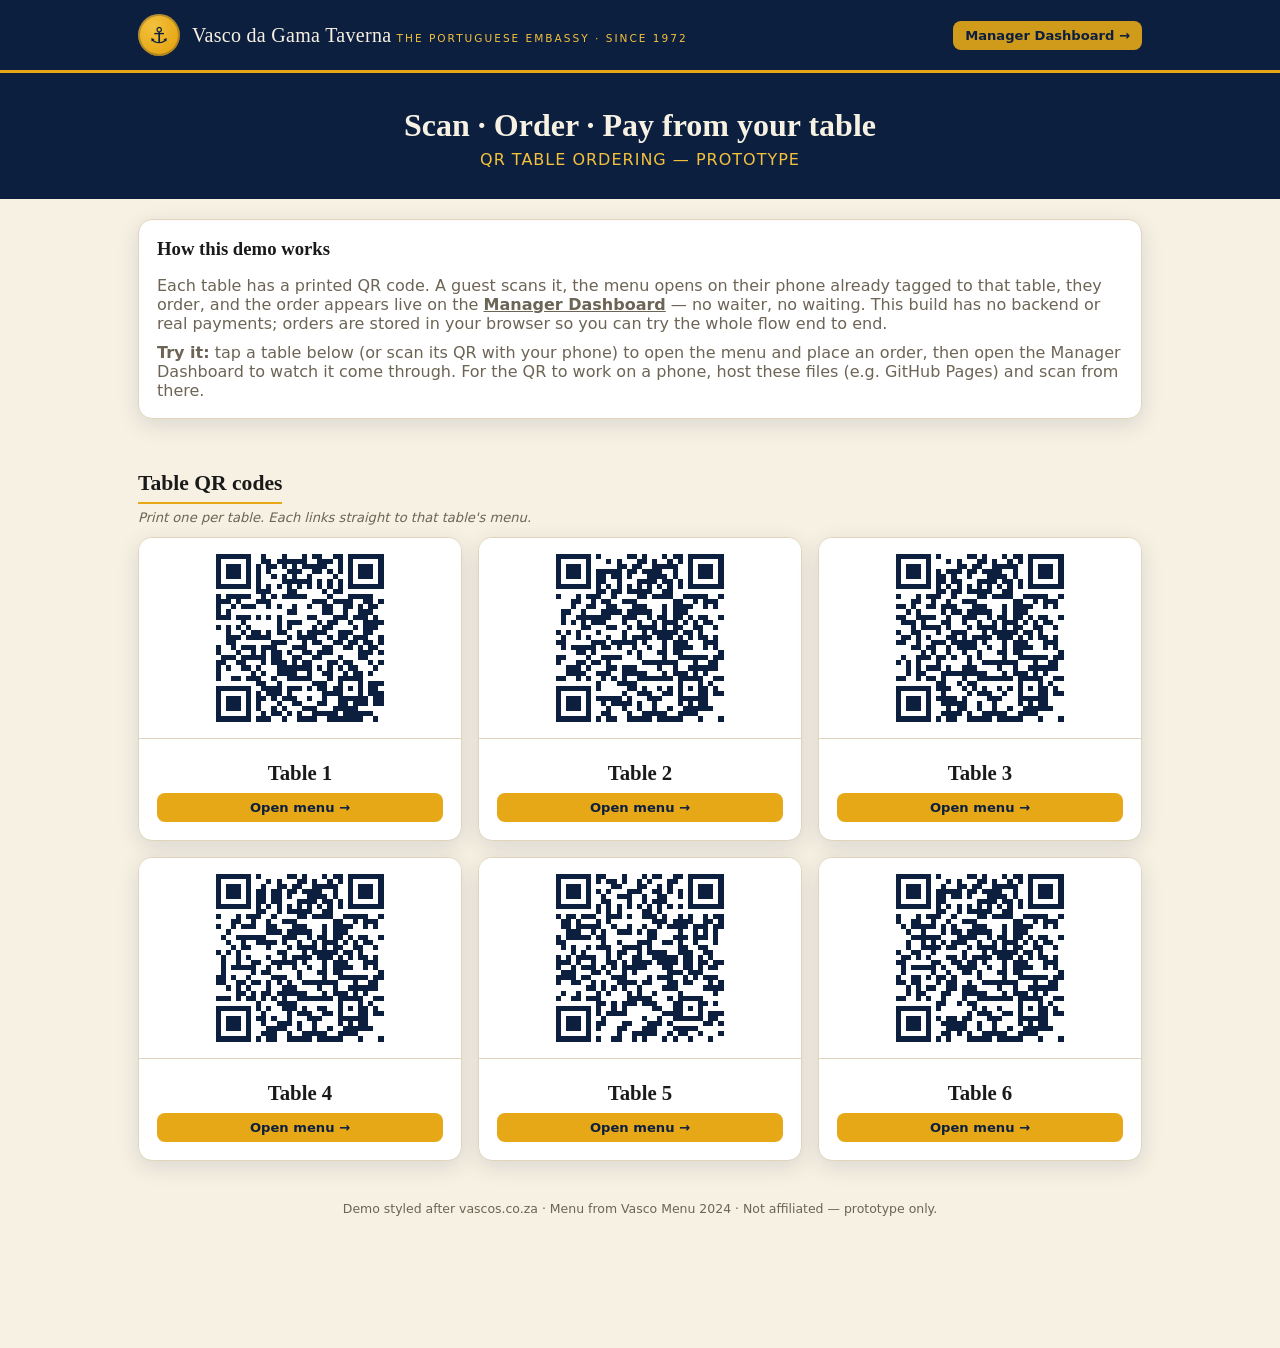
<file: index.html>
<!DOCTYPE html>
<html lang="en">
<head>
  <meta charset="UTF-8" />
  <meta name="viewport" content="width=device-width, initial-scale=1.0" />
  <title>Vasco da Gama Taverna — Table Ordering</title>
  <link rel="icon" href="data:image/svg+xml,%3Csvg xmlns='http://www.w3.org/2000/svg' viewBox='0 0 32 32'%3E%3Ccircle cx='16' cy='16' r='15' fill='%23e6a817'/%3E%3Ctext x='16' y='23' font-size='18' text-anchor='middle'%3E%E2%9A%93%3C/text%3E%3C/svg%3E" />
  <link rel="stylesheet" href="assets/css/styles.css?v=5" />
</head>
<body>
  <header class="topbar">
    <div class="topbar-inner">
      <a class="brand" href="index.html">
        <span class="crest">⚓</span>
        <span>
          <span class="brand-name">Vasco da Gama Taverna</span>
          <span class="brand-sub">The Portuguese Embassy · Since 1972</span>
        </span>
      </a>
      <div class="topbar-meta">
        <a class="btn btn-gold btn-sm" href="manager.html">Manager Dashboard →</a>
      </div>
    </div>
  </header>

  <section class="hero">
    <h1>Scan · Order · Pay from your table</h1>
    <p>QR TABLE ORDERING — PROTOTYPE</p>
  </section>

  <main class="wrap">
    <div class="card" style="margin-bottom:26px;">
      <div class="card-body">
        <h3>How this demo works</h3>
        <p class="muted" style="margin-bottom:10px;">
          Each table has a printed QR code. A guest scans it, the menu opens on their
          phone already tagged to that table, they order, and the order appears live on
          the <a href="manager.html"><strong>Manager Dashboard</strong></a> — no waiter, no waiting.
          This build has no backend or real payments; orders are stored in your browser so
          you can try the whole flow end to end.
        </p>
        <p class="muted" style="margin:0;">
          <strong>Try it:</strong> tap a table below (or scan its QR with your phone) to open the
          menu and place an order, then open the Manager Dashboard to watch it come through.
          For the QR to work on a phone, host these files (e.g. GitHub Pages) and scan from there.
        </p>
      </div>
    </div>

    <h2 class="cat-title">Table QR codes</h2>
    <p class="cat-note">Print one per table. Each links straight to that table's menu.</p>
    <div class="cards" id="tableCards"></div>

    <p class="footer-note">
      Demo styled after vascos.co.za · Menu from Vasco Menu 2024 · Not affiliated — prototype only.
    </p>
  </main>

  <script src="assets/js/qrcode.min.js?v=5"></script>
  <script>
    // Build the absolute URL to order.html so scanned QRs resolve correctly.
    const base = location.href.replace(/index\.html.*$/, "").replace(/\/$/, "");
    const orderUrl = (t) => `${base}/order.html?table=${t}`;
    const TABLES = [1, 2, 3, 4, 5, 6];

    const grid = document.getElementById("tableCards");
    TABLES.forEach((t) => {
      const card = document.createElement("div");
      card.className = "card qr-card";
      card.innerHTML = `
        <div class="qr-box" id="qr-${t}"></div>
        <div class="card-body">
          <div class="tnum">Table ${t}</div>
          <a class="btn btn-gold btn-sm" style="margin-top:8px;width:100%;" href="${orderUrl(t)}">Open menu →</a>
        </div>`;
      grid.appendChild(card);
      new QRCode(card.querySelector(`#qr-${t}`), {
        text: orderUrl(t),
        width: 168,
        height: 168,
        colorDark: "#0c1f3f",
        colorLight: "#ffffff",
        correctLevel: QRCode.CorrectLevel.M
      });
    });
  </script>
</body>
</html>
</file>
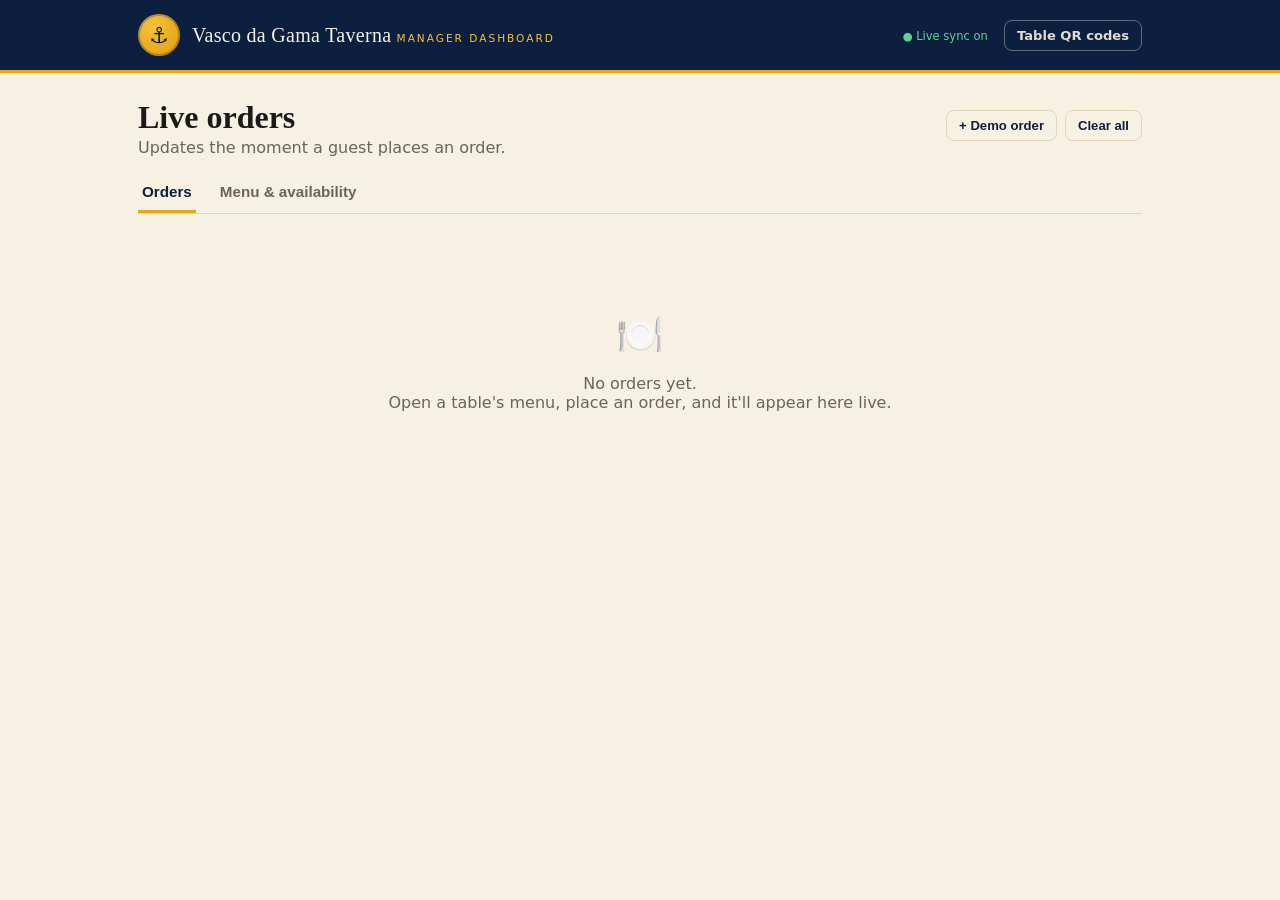
<file: manager.html>
<!DOCTYPE html>
<html lang="en">
<head>
  <meta charset="UTF-8" />
  <meta name="viewport" content="width=device-width, initial-scale=1.0" />
  <title>Manager · Vasco da Gama Taverna</title>
  <link rel="icon" href="data:image/svg+xml,%3Csvg xmlns='http://www.w3.org/2000/svg' viewBox='0 0 32 32'%3E%3Ccircle cx='16' cy='16' r='15' fill='%23e6a817'/%3E%3Ctext x='16' y='23' font-size='18' text-anchor='middle'%3E%E2%9A%93%3C/text%3E%3C/svg%3E" />
  <link rel="stylesheet" href="assets/css/styles.css?v=5" />
</head>
<body>
  <header class="topbar">
    <div class="topbar-inner">
      <a class="brand" href="index.html">
        <span class="crest">⚓</span>
        <span>
          <span class="brand-name">Vasco da Gama Taverna</span>
          <span class="brand-sub">Manager Dashboard</span>
        </span>
      </a>
      <div class="topbar-meta">
        <span id="syncStatus" style="font-size:0.72rem;margin-right:12px;"></span>
        <a class="btn btn-ghost btn-sm" style="color:var(--cream);border-color:rgba(247,241,227,.4)" href="index.html">Table QR codes</a>
      </div>
    </div>
  </header>

  <main class="wrap">
    <div class="dash-head">
      <div>
        <h1 style="margin:6px 0 2px;">Live orders</h1>
        <p class="muted" style="margin:0;">Updates the moment a guest places an order.</p>
      </div>
      <div style="display:flex;gap:8px;">
        <button class="btn btn-ghost btn-sm" id="seedBtn">+ Demo order</button>
        <button class="btn btn-ghost btn-sm" id="clearBtn">Clear all</button>
      </div>
    </div>

    <div class="tabs">
      <button class="tab active" data-tab="orders">Orders <span id="openCountBadge" class="count" style="background:var(--gold);color:var(--navy);"></span></button>
      <button class="tab" data-tab="menu">Menu &amp; availability</button>
    </div>

    <section id="tab-orders">
      <div id="billsAlerts"></div>
      <div class="orders-grid" id="ordersGrid"></div>
      <div class="empty-state" id="ordersEmpty" hidden>
        <div class="big">🍽️</div>
        <p>No orders yet.<br>Open a table's menu, place an order, and it'll appear here live.</p>
      </div>
    </section>

    <section id="tab-menu" hidden>
      <p class="muted">Flip an item off to mark it <strong>sold out</strong> — it instantly greys out on the customer menu.</p>
      <div id="menuManage"></div>
    </section>
  </main>

  <script src="assets/js/config.js?v=5"></script>
  <script src="assets/js/menu-data.js?v=5"></script>
  <script src="assets/js/store.js?v=5"></script>
  <script src="assets/js/manager.js?v=5"></script>
</body>
</html>
</file>
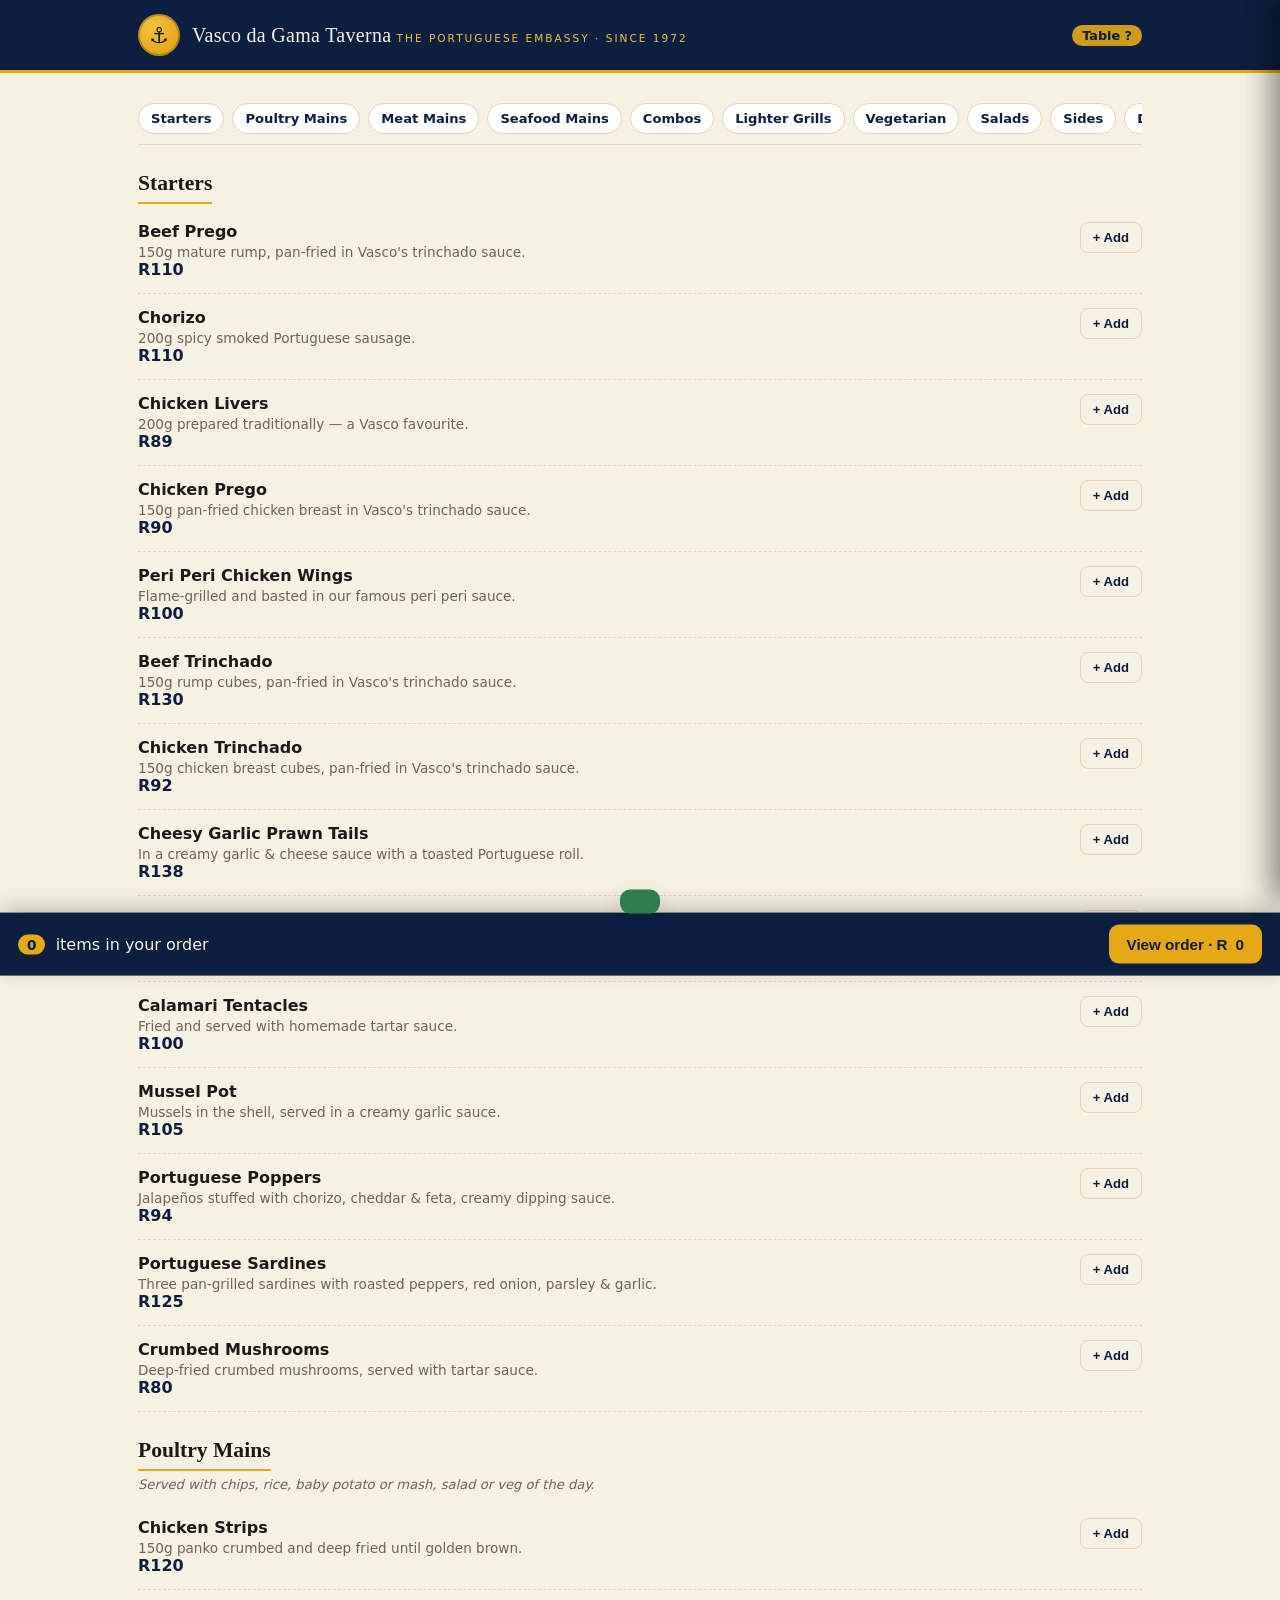
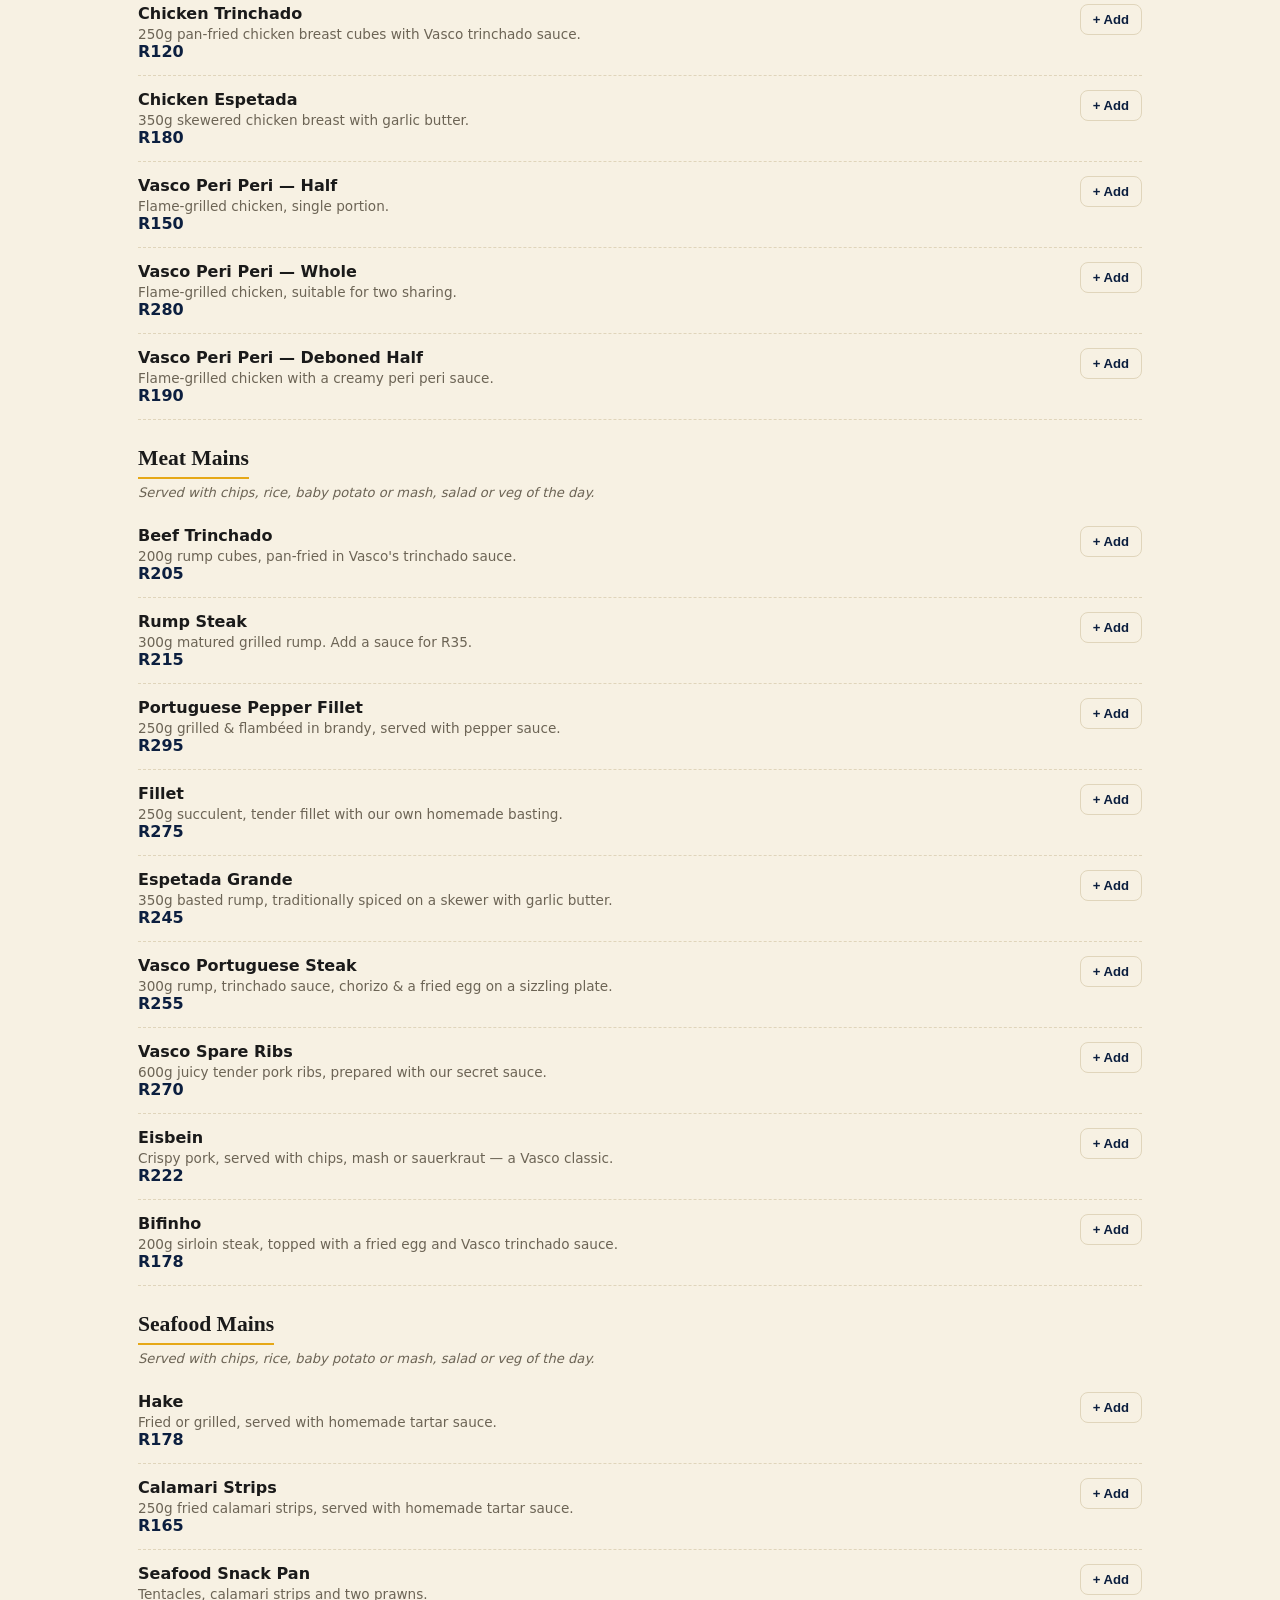
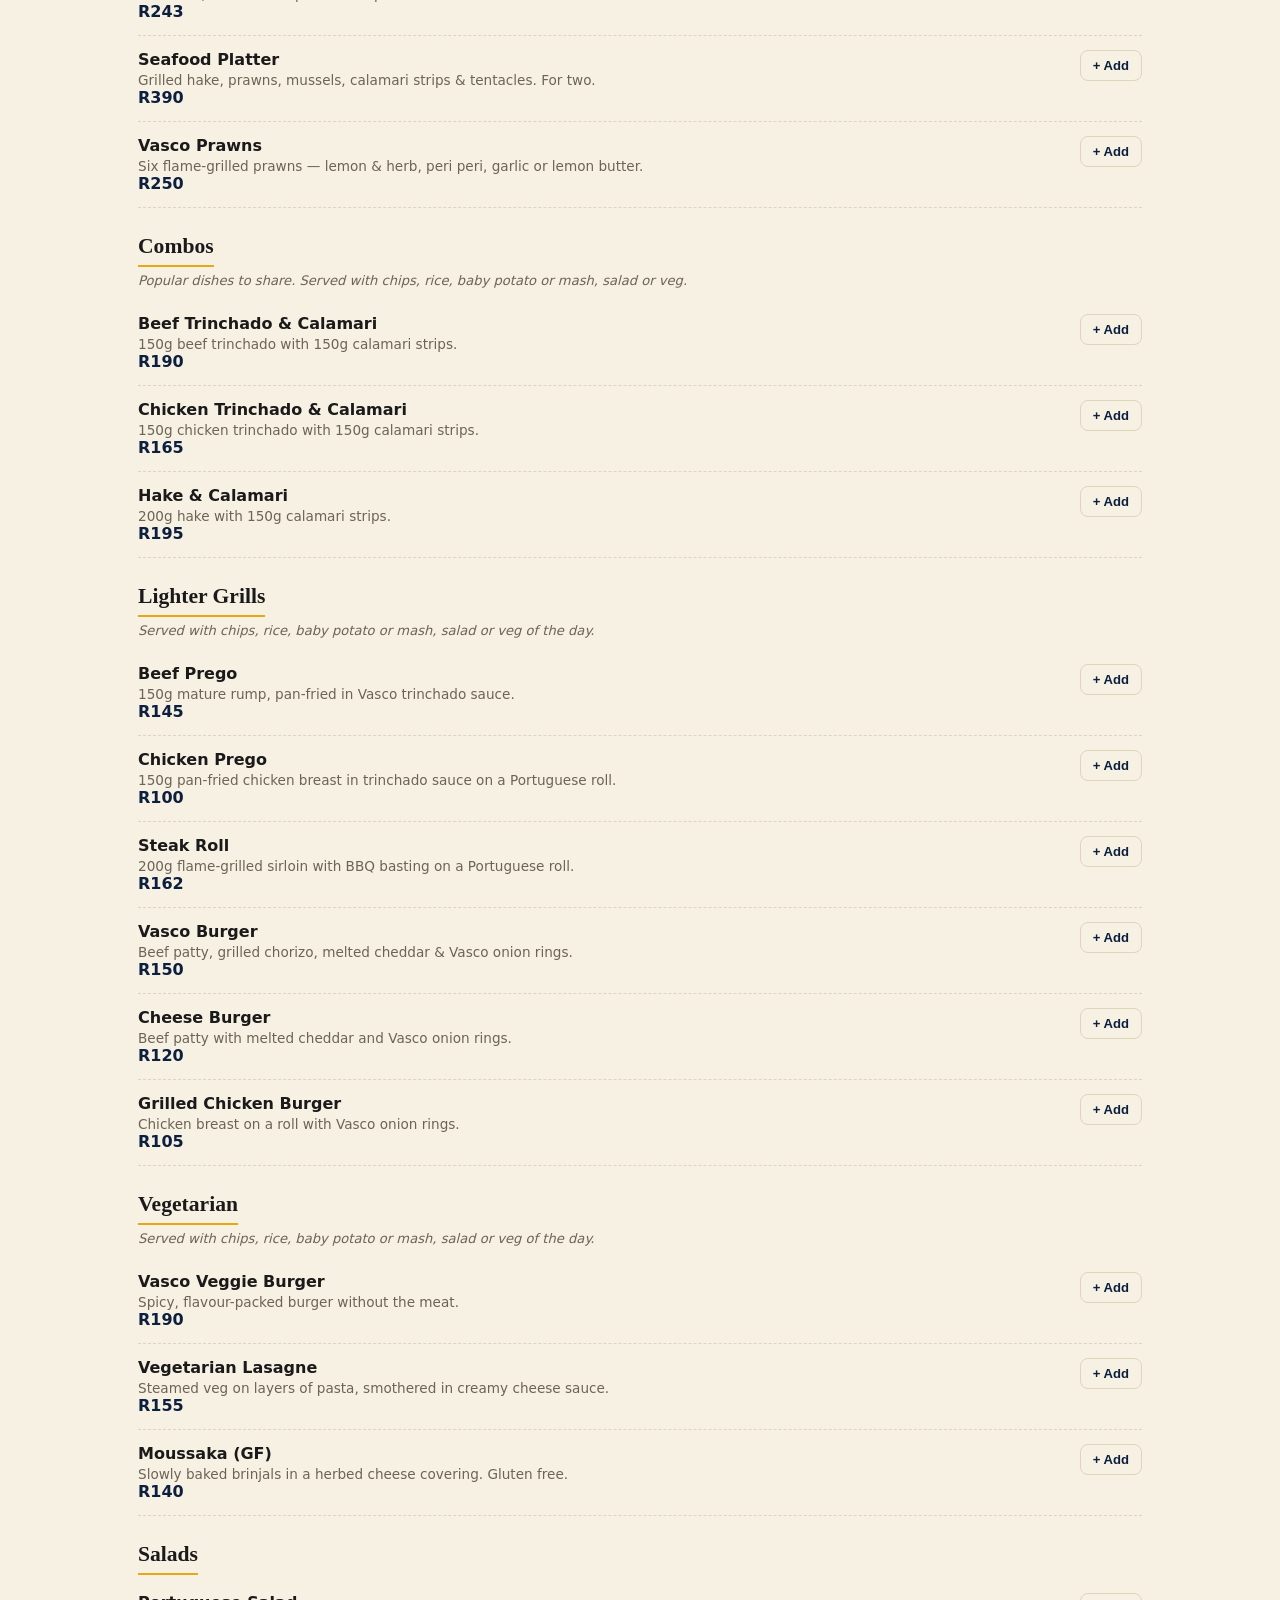
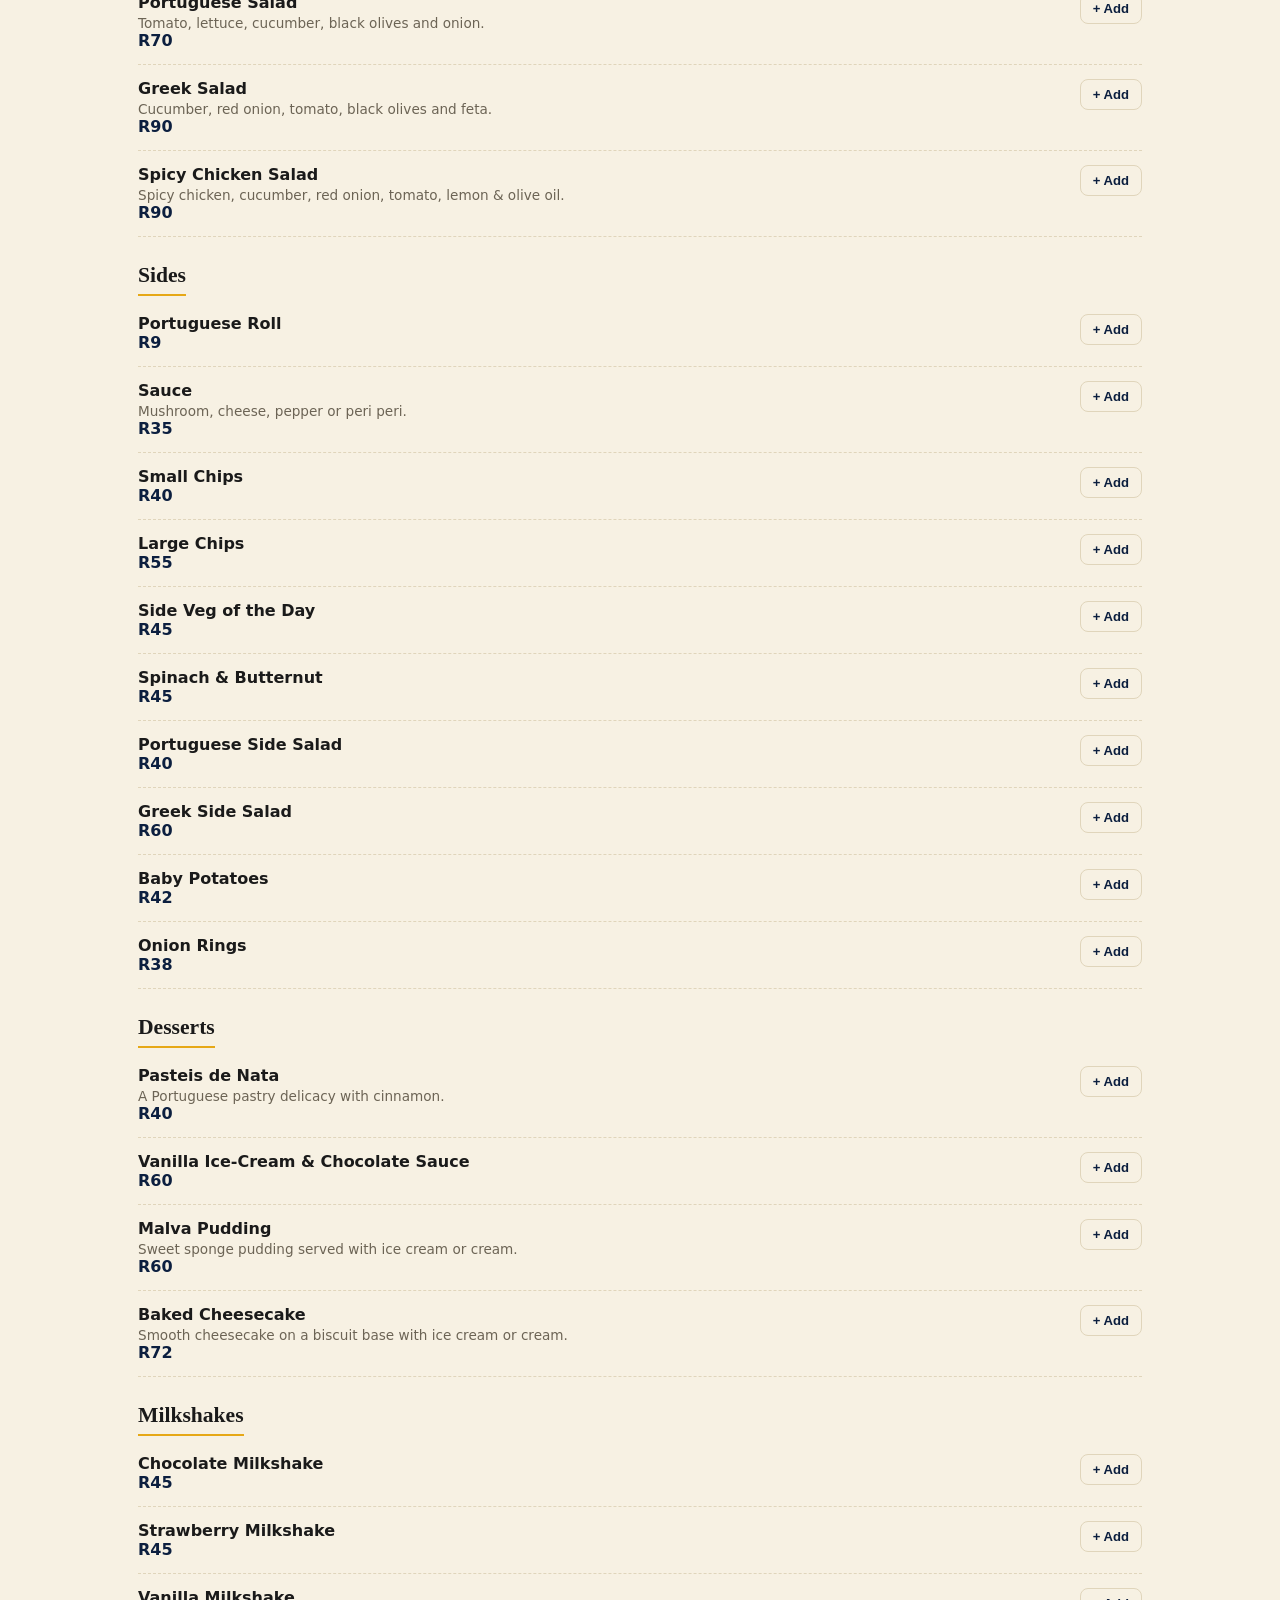
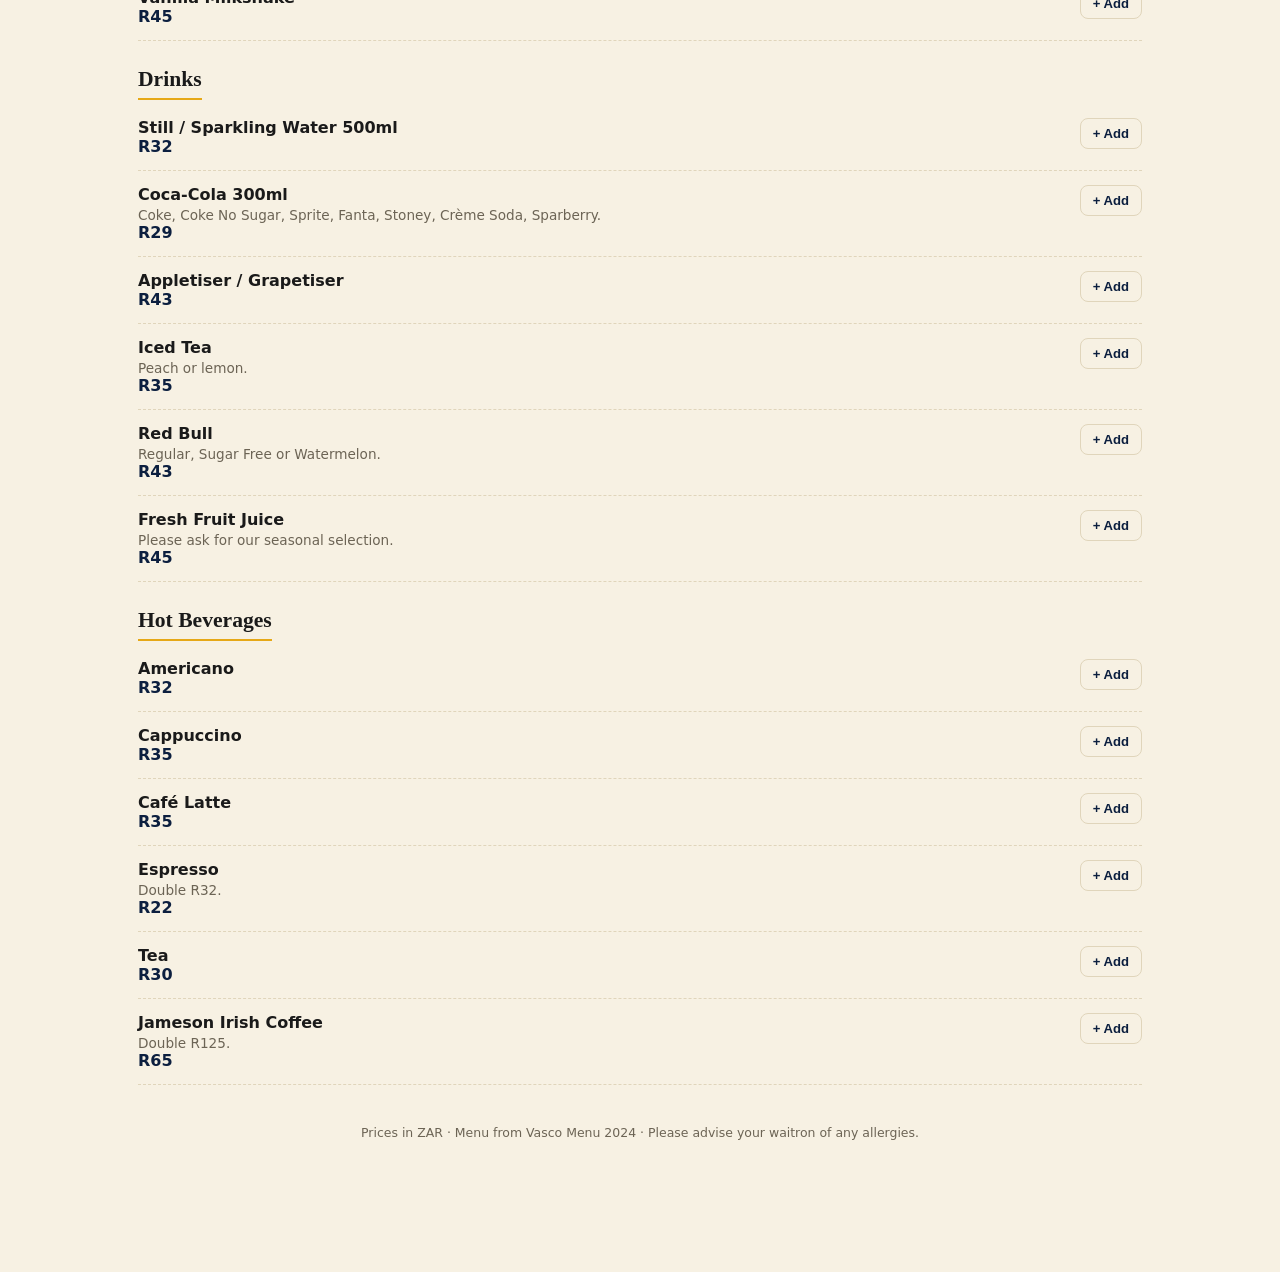
<file: order.html>
<!DOCTYPE html>
<html lang="en">
<head>
  <meta charset="UTF-8" />
  <meta name="viewport" content="width=device-width, initial-scale=1.0" />
  <title>Order · Vasco da Gama Taverna</title>
  <link rel="icon" href="data:image/svg+xml,%3Csvg xmlns='http://www.w3.org/2000/svg' viewBox='0 0 32 32'%3E%3Ccircle cx='16' cy='16' r='15' fill='%23e6a817'/%3E%3Ctext x='16' y='23' font-size='18' text-anchor='middle'%3E%E2%9A%93%3C/text%3E%3C/svg%3E" />
  <link rel="stylesheet" href="assets/css/styles.css?v=5" />
</head>
<body>
  <header class="topbar">
    <div class="topbar-inner">
      <a class="brand" href="index.html">
        <span class="crest">⚓</span>
        <span>
          <span class="brand-name">Vasco da Gama Taverna</span>
          <span class="brand-sub">The Portuguese Embassy · Since 1972</span>
        </span>
      </a>
      <div class="topbar-meta">
        <span class="pill" id="tablePill">Table —</span>
      </div>
    </div>
  </header>

  <main class="wrap">
    <div class="trackbar" id="trackBar"></div>
    <nav class="cat-nav" id="catNav"></nav>
    <div id="menu"></div>
    <p class="footer-note">
      Prices in ZAR · Menu from Vasco Menu 2024 · Please advise your waitron of any allergies.
    </p>
  </main>

  <!-- sticky cart bar -->
  <div class="cartbar" id="cartbar">
    <span><span class="count" id="cartCount">0</span>&nbsp; items in your order</span>
    <button class="btn btn-gold" id="openCart">View order · R<span id="cartbarTotal">0</span></button>
  </div>

  <!-- cart drawer -->
  <div class="drawer-backdrop" id="backdrop"></div>
  <aside class="drawer" id="drawer">
    <div class="drawer-head">
      <h2>Your order · <span id="drawerTable">Table —</span></h2>
      <button class="drawer-close" id="closeCart">&times;</button>
    </div>
    <div class="drawer-body" id="cartItems"></div>
    <div class="drawer-foot">
      <div class="field">
        <label for="guestName">Your name (optional)</label>
        <input id="guestName" type="text" maxlength="24" placeholder="e.g. Mark — so staff know whose order this is" />
      </div>
      <div class="field">
        <label for="orderNote">Notes for the kitchen (optional)</label>
        <textarea id="orderNote" rows="2" placeholder="e.g. medium rare, no chilli, extra napkins"></textarea>
      </div>
      <div class="totals"><span>Total</span><span>R<span id="grandTotal">0</span></span></div>
      <button class="btn btn-gold" style="width:100%;" id="placeOrder">Place order &amp; pay</button>
      <p class="muted center" style="font-size:0.72rem;margin:8px 0 0;">
        Demo checkout — no real payment is taken.
      </p>
    </div>
  </aside>

  <!-- bill drawer -->
  <aside class="drawer" id="billDrawer">
    <div class="drawer-head">
      <h2 id="billDrawerTitle">Your bill</h2>
      <button class="drawer-close" id="closeBill">&times;</button>
    </div>
    <div class="drawer-body" id="billItems"></div>
    <div class="drawer-foot" id="billFoot"></div>
  </aside>

  <div class="toast" id="toast"></div>

  <script src="assets/js/config.js?v=5"></script>
  <script src="assets/js/menu-data.js?v=5"></script>
  <script src="assets/js/store.js?v=5"></script>
  <script src="assets/js/order.js?v=5"></script>
</body>
</html>
</file>
<file: assets/css/styles.css>
/* ==========================================================================
   Vasco da Gama Taverna — ordering prototype theme
   Palette inspired by the venue: navy, brass/gold, cream, black tiles.
   ========================================================================== */
:root {
  --navy: #0c1f3f;
  --navy-2: #13294d;
  --gold: #e6a817;
  --gold-2: #f4c13d;
  --cream: #f7f1e3;
  --cream-2: #efe6cf;
  --ink: #1a1a1a;
  --muted: #6c6455;
  --line: #e0d5bb;
  --white: #ffffff;
  --red: #b4331f;
  --green: #2e7d4f;
  --shadow: 0 6px 22px rgba(12, 31, 63, 0.12);
}

* { box-sizing: border-box; }

body {
  margin: 0;
  font-family: "Segoe UI", system-ui, -apple-system, Roboto, Helvetica, Arial, sans-serif;
  color: var(--ink);
  background: var(--cream);
  -webkit-font-smoothing: antialiased;
}

h1, h2, h3, .brand-name { font-family: Georgia, "Times New Roman", serif; }

a { color: inherit; }

/* ---------- Top bar ---------- */
.topbar {
  background: var(--navy);
  color: var(--cream);
  border-bottom: 3px solid var(--gold);
}
.topbar-inner {
  max-width: 1040px;
  margin: 0 auto;
  padding: 14px 18px;
  display: flex;
  align-items: center;
  justify-content: space-between;
  gap: 12px;
}
.brand {
  display: flex;
  align-items: center;
  gap: 12px;
  text-decoration: none;
  color: var(--cream);
}
.crest {
  width: 42px;
  height: 42px;
  border-radius: 50%;
  background: radial-gradient(circle at 35% 30%, var(--gold-2), var(--gold) 70%);
  color: var(--navy);
  display: grid;
  place-items: center;
  font-size: 22px;
  box-shadow: inset 0 0 0 2px rgba(12, 31, 63, 0.25);
  flex: none;
}
.brand-name { font-size: 1.25rem; line-height: 1; letter-spacing: 0.3px; }
.brand-sub {
  font-size: 0.66rem;
  text-transform: uppercase;
  letter-spacing: 2px;
  color: var(--gold-2);
  margin-top: 3px;
}
.topbar-meta { text-align: right; font-size: 0.8rem; color: var(--cream); opacity: 0.9; }
.topbar-meta .pill {
  display: inline-block;
  background: var(--gold);
  color: var(--navy);
  font-weight: 700;
  padding: 3px 10px;
  border-radius: 999px;
  font-size: 0.8rem;
}

/* ---------- Layout ---------- */
.wrap { max-width: 1040px; margin: 0 auto; padding: 20px 18px 120px; }
.hero {
  background: var(--navy);
  color: var(--cream);
  text-align: center;
  padding: 34px 18px 30px;
}
.hero h1 { margin: 0 0 6px; font-size: 2rem; }
.hero p { margin: 0; color: var(--gold-2); letter-spacing: 1px; }

.muted { color: var(--muted); }
.center { text-align: center; }

/* ---------- Buttons ---------- */
.btn {
  border: none;
  border-radius: 10px;
  padding: 11px 18px;
  font-size: 0.95rem;
  font-weight: 700;
  cursor: pointer;
  text-decoration: none;
  display: inline-flex;
  align-items: center;
  justify-content: center;
  gap: 8px;
  transition: transform 0.05s ease, filter 0.15s ease;
}
.btn:active { transform: translateY(1px); }
.btn-gold { background: var(--gold); color: var(--navy); }
.btn-gold:hover { filter: brightness(1.05); }
.btn-navy { background: var(--navy); color: var(--cream); }
.btn-ghost { background: transparent; color: var(--navy); border: 1.5px solid var(--line); }
.btn-sm { padding: 7px 12px; font-size: 0.82rem; border-radius: 8px; }
.btn:disabled { opacity: 0.5; cursor: default; }

/* ---------- Cards / grid ---------- */
.cards { display: grid; grid-template-columns: repeat(auto-fit, minmax(240px, 1fr)); gap: 16px; }
.card {
  background: var(--white);
  border: 1px solid var(--line);
  border-radius: 14px;
  box-shadow: var(--shadow);
  overflow: hidden;
}
.card-body { padding: 18px; }
.card h3 { margin: 0 0 6px; }

/* ---------- Menu ---------- */
.cat-nav {
  position: sticky;
  top: 0;
  z-index: 5;
  background: var(--cream);
  border-bottom: 1px solid var(--line);
  padding: 10px 0;
  display: flex;
  gap: 8px;
  overflow-x: auto;
  -webkit-overflow-scrolling: touch;
}
.cat-nav a {
  white-space: nowrap;
  text-decoration: none;
  font-size: 0.82rem;
  font-weight: 700;
  color: var(--navy);
  background: var(--white);
  border: 1px solid var(--line);
  padding: 7px 12px;
  border-radius: 999px;
}
.cat-nav a:hover { background: var(--gold-2); }

.cat-title {
  font-size: 1.35rem;
  margin: 26px 0 4px;
  padding-bottom: 6px;
  border-bottom: 2px solid var(--gold);
  display: inline-block;
}
.cat-note { color: var(--muted); font-size: 0.82rem; margin: 2px 0 12px; font-style: italic; }

.menu-item {
  display: flex;
  gap: 14px;
  align-items: flex-start;
  padding: 14px 0;
  border-bottom: 1px dashed var(--line);
}
.menu-item .info { flex: 1; }
.menu-item .name { font-weight: 700; font-size: 1rem; }
.menu-item .desc { color: var(--muted); font-size: 0.85rem; margin-top: 3px; }
.menu-item .price { font-weight: 700; color: var(--navy); white-space: nowrap; }
.menu-item.unavail { opacity: 0.5; }
.menu-item .tag-out {
  display: inline-block;
  background: var(--red);
  color: #fff;
  font-size: 0.62rem;
  font-weight: 700;
  text-transform: uppercase;
  letter-spacing: 1px;
  padding: 2px 7px;
  border-radius: 4px;
  margin-left: 8px;
  vertical-align: middle;
}
.item-right { display: flex; flex-direction: column; align-items: flex-end; gap: 8px; }

/* qty stepper */
.stepper { display: inline-flex; align-items: center; border: 1px solid var(--line); border-radius: 8px; overflow: hidden; }
.stepper button {
  width: 30px; height: 30px; border: none; background: var(--cream-2);
  font-size: 1.1rem; font-weight: 700; cursor: pointer; color: var(--navy);
}
.stepper button:hover { background: var(--gold-2); }
.stepper .qty { min-width: 30px; text-align: center; font-weight: 700; }

/* ---------- Cart bar / drawer ---------- */
.cartbar {
  position: fixed;
  left: 0; right: 0; bottom: 0;
  background: var(--navy);
  color: var(--cream);
  padding: 12px 18px;
  display: flex;
  align-items: center;
  justify-content: space-between;
  gap: 12px;
  box-shadow: 0 -6px 20px rgba(0,0,0,0.2);
  transform: translateY(120%);
  transition: transform 0.25s ease;
  z-index: 20;
}
.cartbar.show { transform: translateY(0); }
.cartbar .count {
  background: var(--gold); color: var(--navy);
  border-radius: 999px; padding: 2px 9px; font-weight: 700; font-size: 0.85rem;
}

.drawer-backdrop {
  position: fixed; inset: 0; background: rgba(12,31,63,0.55);
  opacity: 0; pointer-events: none; transition: opacity 0.2s ease; z-index: 30;
}
.drawer-backdrop.show { opacity: 1; pointer-events: auto; }
.drawer {
  position: fixed; top: 0; right: 0; bottom: 0; width: min(420px, 92vw);
  background: var(--cream); z-index: 40; transform: translateX(100%);
  transition: transform 0.25s ease; display: flex; flex-direction: column;
  box-shadow: -8px 0 28px rgba(0,0,0,0.25);
}
.drawer.show { transform: translateX(0); }
.drawer-head {
  background: var(--navy); color: var(--cream); padding: 16px 18px;
  display: flex; justify-content: space-between; align-items: center;
}
.drawer-head h2 { margin: 0; font-size: 1.2rem; }
.drawer-close { background: none; border: none; color: var(--cream); font-size: 1.6rem; cursor: pointer; line-height: 1; }
.drawer-body { flex: 1; overflow-y: auto; padding: 14px 18px; }
.drawer-foot { padding: 16px 18px; border-top: 1px solid var(--line); background: var(--cream-2); }

.cart-row { display: flex; gap: 10px; align-items: flex-start; padding: 12px 0; border-bottom: 1px dashed var(--line); }
.cart-row .cinfo { flex: 1; }
.cart-row .cname { font-weight: 700; font-size: 0.95rem; }
.cart-row .cprice { color: var(--muted); font-size: 0.82rem; }
.cart-empty { text-align: center; color: var(--muted); padding: 40px 10px; }

.totals { display: flex; justify-content: space-between; font-size: 1.15rem; font-weight: 700; margin-bottom: 12px; }
.field { margin-bottom: 12px; }
.field label { display: block; font-size: 0.8rem; font-weight: 700; margin-bottom: 4px; color: var(--navy); }
.field input, .field textarea {
  width: 100%; border: 1px solid var(--line); border-radius: 8px; padding: 9px 11px;
  font-family: inherit; font-size: 0.9rem; background: #fff;
}

/* ---------- Manager dashboard ---------- */
.dash-head { display: flex; flex-wrap: wrap; align-items: center; justify-content: space-between; gap: 12px; margin-bottom: 6px; }
.tabs { display: flex; gap: 8px; margin: 16px 0 20px; border-bottom: 1px solid var(--line); }
.tab {
  background: none; border: none; padding: 10px 4px; margin-right: 12px;
  font-size: 0.95rem; font-weight: 700; color: var(--muted); cursor: pointer;
  border-bottom: 3px solid transparent;
}
.tab.active { color: var(--navy); border-bottom-color: var(--gold); }

.orders-grid { display: grid; grid-template-columns: repeat(auto-fill, minmax(280px, 1fr)); gap: 16px; }
.order-card {
  background: #fff; border: 1px solid var(--line); border-left: 6px solid var(--gold);
  border-radius: 12px; box-shadow: var(--shadow); overflow: hidden;
}
.order-card.s-Received { border-left-color: var(--gold); }
.order-card.s-Preparing { border-left-color: #d98324; }
.order-card.s-Ready { border-left-color: var(--green); }
.order-card.s-Served { border-left-color: #3d6fb4; }
.order-card.s-Closed { border-left-color: #9a9a9a; opacity: 0.72; }

.order-top { display: flex; justify-content: space-between; align-items: baseline; padding: 14px 16px 6px; }
.order-table { font-family: Georgia, serif; font-size: 1.25rem; font-weight: 700; }
.order-ref { color: var(--muted); font-size: 0.78rem; }
.status-chip {
  font-size: 0.7rem; font-weight: 800; text-transform: uppercase; letter-spacing: 1px;
  padding: 4px 10px; border-radius: 999px; color: #fff; background: var(--gold); align-self: center;
}
.status-chip.s-Received { background: var(--gold); color: var(--navy); }
.status-chip.s-Preparing { background: #d98324; }
.status-chip.s-Ready { background: var(--green); }
.status-chip.s-Served { background: #3d6fb4; }
.status-chip.s-Closed { background: #9a9a9a; }

.order-items { padding: 4px 16px 10px; }
.order-items li { list-style: none; display: flex; justify-content: space-between; font-size: 0.88rem; padding: 3px 0; }
.order-items li span:first-child { color: var(--ink); }
.order-note { padding: 0 16px 8px; font-size: 0.82rem; color: var(--muted); font-style: italic; }
.order-foot { display: flex; gap: 8px; align-items: center; padding: 12px 16px; border-top: 1px solid var(--line); background: var(--cream); }
.order-total { font-weight: 700; margin-left: auto; }
.order-time { font-size: 0.72rem; color: var(--muted); padding: 0 16px 10px; }

.empty-state { text-align: center; padding: 60px 20px; color: var(--muted); }
.empty-state .big { font-size: 2.4rem; margin-bottom: 8px; }

/* menu management list */
.mm-cat { margin-top: 22px; }
.mm-row { display: flex; align-items: center; justify-content: space-between; gap: 12px; padding: 11px 0; border-bottom: 1px dashed var(--line); }
.mm-row .mm-name { font-weight: 600; }
.mm-row .mm-price { color: var(--muted); font-size: 0.85rem; }

/* toggle switch */
.switch { position: relative; display: inline-block; width: 48px; height: 26px; flex: none; }
.switch input { opacity: 0; width: 0; height: 0; }
.slider { position: absolute; cursor: pointer; inset: 0; background: #c9c0a8; border-radius: 999px; transition: 0.2s; }
.slider::before { content: ""; position: absolute; height: 20px; width: 20px; left: 3px; top: 3px; background: #fff; border-radius: 50%; transition: 0.2s; }
.switch input:checked + .slider { background: var(--green); }
.switch input:checked + .slider::before { transform: translateX(22px); }

/* ---------- QR / table cards on landing ---------- */
.qr-card { text-align: center; }
.qr-card .qr-box { display: grid; place-items: center; padding: 16px; background: #fff; }
.qr-card .qr-box img, .qr-card .qr-box canvas { width: 168px; height: 168px; }
.qr-card .tnum { font-family: Georgia, serif; font-size: 1.3rem; font-weight: 700; margin-top: 4px; }
.qr-card .card-body { border-top: 1px solid var(--line); }

.toast {
  position: fixed; bottom: 20px; left: 50%; transform: translateX(-50%) translateY(140%);
  background: var(--green); color: #fff; padding: 12px 20px; border-radius: 10px;
  font-weight: 700; box-shadow: var(--shadow); z-index: 60; transition: transform 0.3s ease;
}
.toast.show { transform: translateX(-50%) translateY(0); }

.footer-note { text-align: center; color: var(--muted); font-size: 0.78rem; margin-top: 40px; }

/* ---------- Customer order tracker ---------- */
.trackbar { display: none; flex-direction: column; gap: 12px; margin: 14px 0 6px; }
.trackbar.show { display: flex; }
.track-card {
  background: var(--navy); color: var(--cream); border-radius: 14px;
  padding: 16px 18px; box-shadow: var(--shadow); border: 1px solid rgba(230,168,23,0.35);
}
.track-head { display: flex; justify-content: space-between; align-items: center; gap: 12px; margin-bottom: 16px; }
.track-title { font-family: Georgia, serif; font-size: 1.1rem; line-height: 1; }
.track-ref { font-size: 0.74rem; color: var(--gold-2); margin-top: 4px; }

.steps { display: flex; }
.step { flex: 1; text-align: center; position: relative; font-size: 0.64rem; color: rgba(247,241,227,0.5); }
.step .bar {
  position: absolute; top: 10px; left: -50%; width: 100%; height: 3px;
  background: rgba(247,241,227,0.22); z-index: 0;
}
.step:first-child .bar { display: none; }
.step .dot {
  position: relative; z-index: 1; width: 22px; height: 22px; border-radius: 50%;
  background: rgba(247,241,227,0.22); margin: 0 auto 6px; display: grid; place-items: center;
  font-size: 0.66rem; color: var(--navy); font-weight: 800;
}
.step span.label { position: relative; z-index: 1; }
.step.done .bar { background: var(--gold); }
.step.done .dot { background: var(--gold); }
.step.done, .step.current { color: var(--cream); }
.step.current .bar { background: var(--gold); }
.step.current .dot {
  background: var(--gold-2); box-shadow: 0 0 0 4px rgba(244,193,61,0.28);
  animation: pulse 1.6s ease-in-out infinite;
}
@keyframes pulse {
  0%, 100% { box-shadow: 0 0 0 4px rgba(244,193,61,0.28); }
  50% { box-shadow: 0 0 0 7px rgba(244,193,61,0.12); }
}

/* customer: table summary + bill */
.track-summary { background: linear-gradient(180deg, #13294d, var(--navy)); border-color: var(--gold); }
.track-summary .track-title { font-size: 1.15rem; }
.track-round.is-closed { opacity: 0.72; }
.bill-flag { font-weight: 800; font-size: 0.72rem; text-transform: uppercase; letter-spacing: 1px; padding: 6px 12px; border-radius: 999px; white-space: nowrap; }
.bill-flag.pending { background: var(--gold); color: var(--navy); }
.bill-flag.paid { background: var(--green); color: #fff; }
.bill-pending-note { margin-top: 12px; font-size: 0.86rem; color: var(--cream); border-top: 1px solid rgba(247,241,227,0.15); padding-top: 12px; }
.bill-pending-note strong, .track-ref strong { color: var(--gold-2); }
.bill-done { margin-top: 12px; font-size: 0.9rem; color: var(--cream); border-top: 1px solid rgba(247,241,227,0.15); padding-top: 12px; }
.bill-done .btn-ghost { color: var(--cream); border-color: rgba(247,241,227,0.4); }

/* customer: bill drawer (view before requesting) */
.bill-view-head { font-size: 0.85rem; color: var(--muted); margin-bottom: 10px; }
.bill-lines { list-style: none; margin: 0 0 12px; padding: 0; }
.bill-lines li { display: flex; justify-content: space-between; gap: 12px; padding: 9px 0; border-bottom: 1px dashed var(--line); font-size: 0.95rem; }
.bill-total-row { display: flex; justify-content: space-between; font-size: 1.25rem; font-weight: 700; color: var(--navy); padding-top: 8px; }
.bill-paid-line { text-align: center; font-weight: 700; color: var(--green); font-size: 1.05rem; }
.bill-pending-line { text-align: center; font-weight: 600; color: var(--navy); font-size: 0.9rem; }

/* manager: bill-to-settle cards */
#billsAlerts { display: grid; gap: 14px; margin-bottom: 18px; }
.bill-card {
  background: #fff; border: 1px solid var(--gold); border-left: 6px solid var(--gold);
  border-radius: 12px; box-shadow: var(--shadow); overflow: hidden;
  animation: billpop 0.25s ease;
}
@keyframes billpop { from { transform: scale(0.99); opacity: 0.6; } to { transform: scale(1); opacity: 1; } }
.bill-card-head { display: flex; align-items: center; justify-content: space-between; gap: 12px; padding: 14px 16px 8px; }
.bill-badge { background: var(--gold); color: var(--navy); font-weight: 800; font-size: 0.72rem; text-transform: uppercase; letter-spacing: 1px; padding: 4px 10px; border-radius: 999px; margin-right: 10px; }
.bill-table { font-family: Georgia, serif; font-size: 1.2rem; font-weight: 700; }
.bill-grand { font-family: Georgia, serif; font-size: 1.5rem; font-weight: 700; color: var(--navy); }
.bill-card-foot { padding: 10px 16px 14px; border-top: 1px solid var(--line); background: var(--cream); }
.bill-card-foot .btn { width: 100%; }

@media (max-width: 560px) {
  .brand-sub { display: none; }
  .hero h1 { font-size: 1.6rem; }
}
</file>
